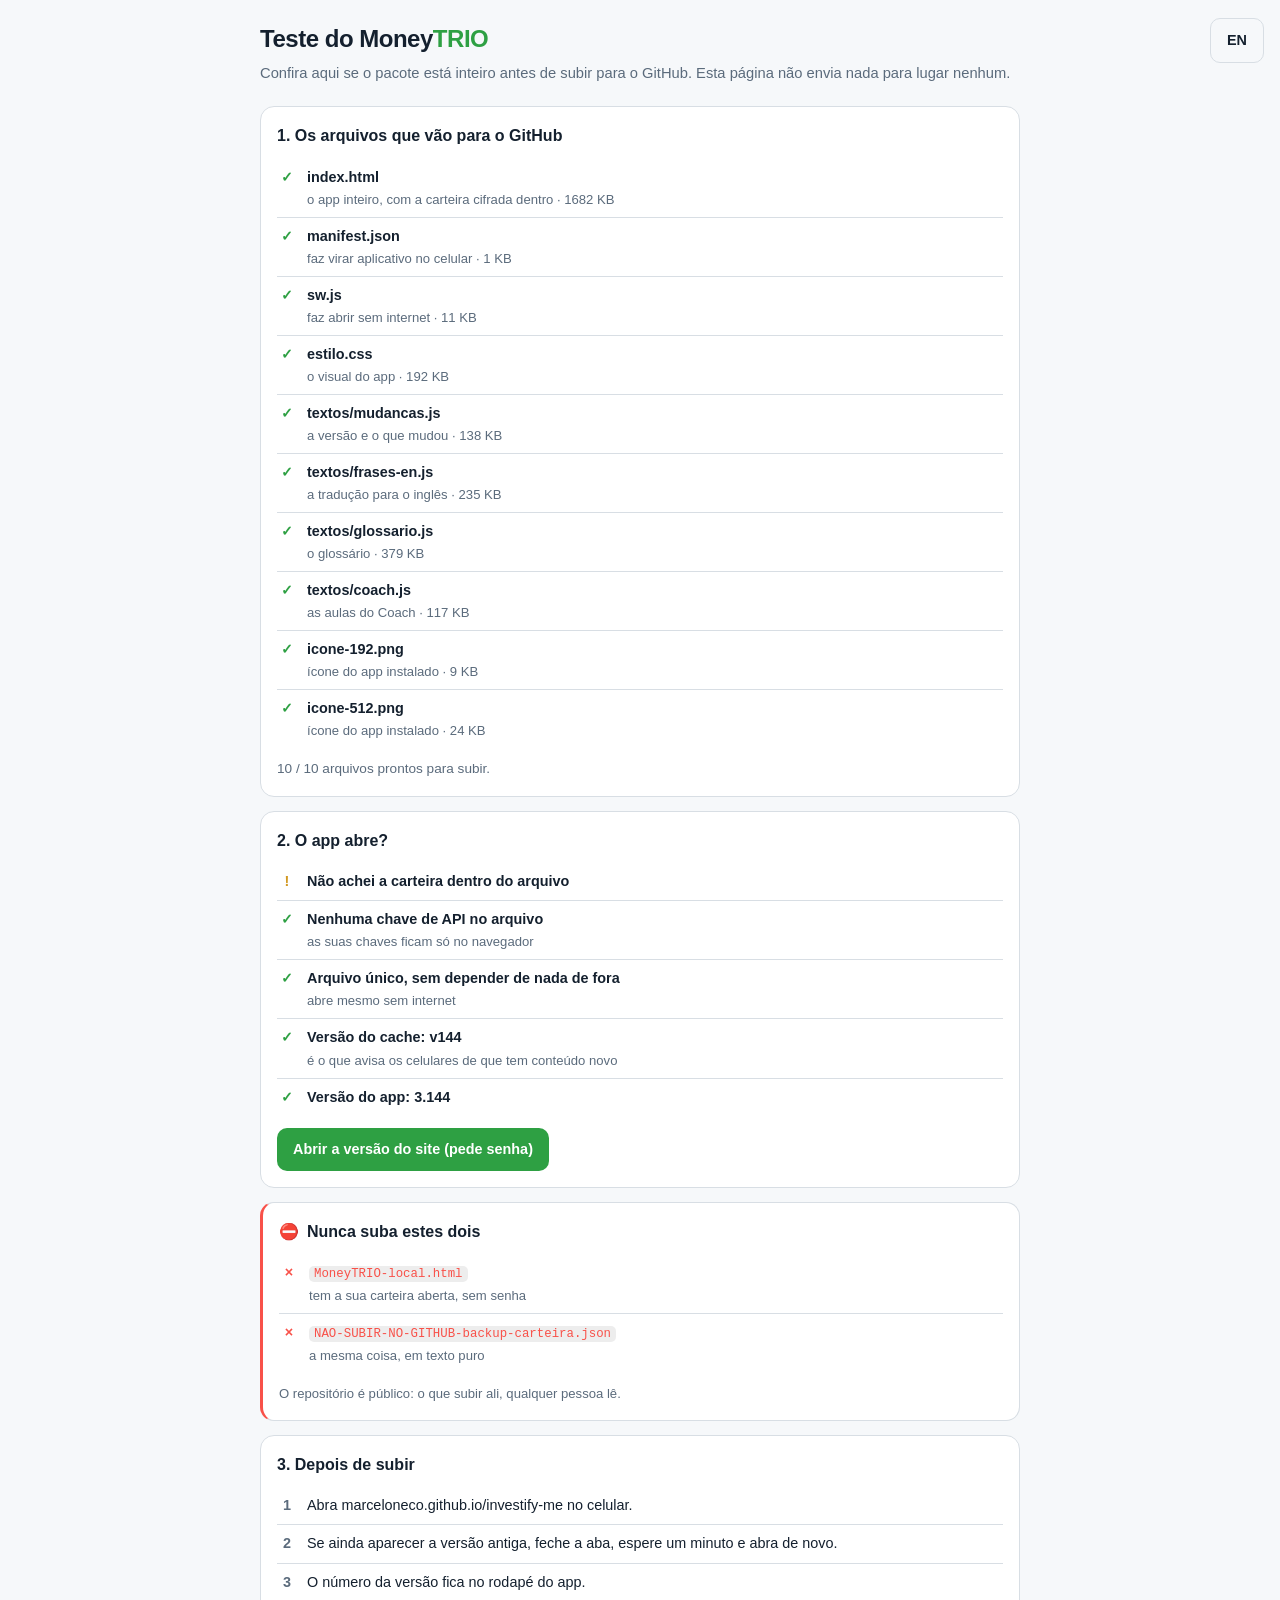
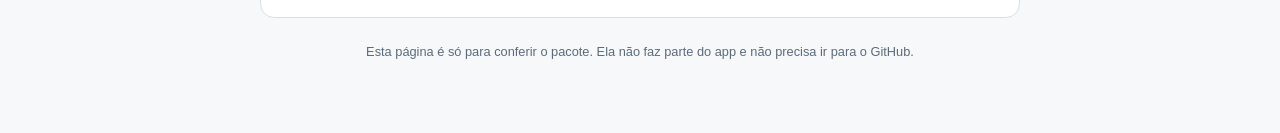
<file: TESTE-moneytrio.html>
<!doctype html>
<html lang="pt-BR">
<head>
<meta charset="utf-8">
<meta name="viewport" content="width=device-width,initial-scale=1">
<title>Teste do MoneyTRIO</title>
<style>
  :root{
    --fundo:#0d1117; --cartao:#161b22; --borda:#2a3441; --txt:#e6edf3; --txt2:#9aa7b4;
    --ok:#2ea043; --erro:#f85149; --aviso:#d29922; --marca:#2ea043; --r:14px;
  }
  @media (prefers-color-scheme: light){
    :root{ --fundo:#f6f8fa; --cartao:#fff; --borda:#d8dee4; --txt:#14202e; --txt2:#5b6b7c; }
  }
  *{box-sizing:border-box}
  body{margin:0; background:var(--fundo); color:var(--txt); font:15px/1.6 -apple-system,BlinkMacSystemFont,"Segoe UI",Roboto,Arial,sans-serif; padding:20px 16px 60px}
  .caixa{max-width:760px; margin:0 auto}
  h1{font-size:1.5rem; margin:0 0 4px; letter-spacing:-.02em}
  h1 b{color:var(--marca)}
  .sub{color:var(--txt2); margin:0 0 20px; font-size:.92rem}
  .card{background:var(--cartao); border:1px solid var(--borda); border-radius:var(--r); padding:16px; margin:0 0 14px}
  .card h2{font-size:1rem; margin:0 0 10px; display:flex; align-items:center; gap:8px}
  ul{margin:0; padding:0; list-style:none}
  li{display:flex; gap:10px; align-items:flex-start; padding:7px 0; border-bottom:1px solid var(--borda); font-size:.9rem}
  li:last-child{border-bottom:0}
  .ic{flex:0 0 20px; text-align:center; font-weight:700}
  .ok{color:var(--ok)} .erro{color:var(--erro)} .aviso{color:var(--aviso)} .esperando{color:var(--txt2)}
  .det{color:var(--txt2); font-size:.82rem; display:block}
  .bts{display:flex; gap:10px; flex-wrap:wrap; margin-top:12px}
  a.bt, button.bt{
    display:inline-block; background:var(--marca); color:#fff; border:0; border-radius:10px;
    padding:10px 16px; font:inherit; font-weight:600; font-size:.9rem; text-decoration:none; cursor:pointer;
  }
  a.bt.fraco, button.bt.fraco{background:transparent; color:var(--txt); border:1px solid var(--borda)}
  .placar{font-size:.85rem; color:var(--txt2); margin-top:10px}
  .idi{position:absolute; top:18px; right:16px}
  .nunca{border-left:3px solid var(--erro)}
  .nunca code{color:var(--erro)}
  code{background:rgba(127,127,127,.14); padding:1px 5px; border-radius:5px; font-size:.86em}
  .rodape{color:var(--txt2); font-size:.8rem; text-align:center; margin-top:24px}
</style>
</head>
<body>
<div class="idi"><button class="bt fraco" id="btIdi">EN</button></div>
<div class="caixa">

  <h1>Teste do Money<b>TRIO</b></h1>
  <p class="sub" data-pt="Confira aqui se o pacote está inteiro antes de subir para o GitHub. Esta página não envia nada para lugar nenhum."
     data-en="Check here that the package is complete before uploading to GitHub. This page sends nothing anywhere.">
     Confira aqui se o pacote está inteiro antes de subir para o GitHub. Esta página não envia nada para lugar nenhum.</p>

  <div class="card">
    <h2 data-pt="1. Os arquivos que vão para o GitHub" data-en="1. The files that go to GitHub">1. Os arquivos que vão para o GitHub</h2>
    <ul id="listaSite"></ul>
    <div class="placar" id="placarSite"></div>
  </div>

  <div class="card">
    <h2 data-pt="2. O app abre?" data-en="2. Does the app open?">2. O app abre?</h2>
    <ul id="listaApp"></ul>
    <div class="bts">
      <a class="bt" href="index.html" target="_blank" data-pt="Abrir a versão do site (pede senha)" data-en="Open the site version (asks for password)">Abrir a versão do site (pede senha)</a>
    </div>
  </div>

  <div class="card nunca">
    <h2>⛔ <span data-pt="Nunca suba estes dois" data-en="Never upload these two">Nunca suba estes dois</span></h2>
    <ul>
      <li><span class="ic erro">×</span><div><code>MoneyTRIO-local.html</code>
        <span class="det" data-pt="tem a sua carteira aberta, sem senha" data-en="has your wallet open, with no password">tem a sua carteira aberta, sem senha</span></div></li>
      <li><span class="ic erro">×</span><div><code>NAO-SUBIR-NO-GITHUB-backup-carteira.json</code>
        <span class="det" data-pt="a mesma coisa, em texto puro" data-en="the same thing, in plain text">a mesma coisa, em texto puro</span></div></li>
    </ul>
    <p class="det" style="margin:10px 0 0" data-pt="O repositório é público: o que subir ali, qualquer pessoa lê."
       data-en="The repository is public: whatever you upload there, anyone can read.">O repositório é público: o que subir ali, qualquer pessoa lê.</p>
  </div>

  <div class="card">
    <h2 data-pt="3. Depois de subir" data-en="3. After uploading">3. Depois de subir</h2>
    <ul>
      <li><span class="ic esperando">1</span><div data-pt="Abra marceloneco.github.io/investify-me no celular." data-en="Open marceloneco.github.io/investify-me on your phone.">Abra marceloneco.github.io/investify-me no celular.</div></li>
      <li><span class="ic esperando">2</span><div data-pt="Se ainda aparecer a versão antiga, feche a aba, espere um minuto e abra de novo." data-en="If the old version still shows, close the tab, wait a minute and open it again.">Se ainda aparecer a versão antiga, feche a aba, espere um minuto e abra de novo.</div></li>
      <li><span class="ic esperando">3</span><div data-pt="O número da versão fica no rodapé do app." data-en="The version number is at the bottom of the app.">O número da versão fica no rodapé do app.</div></li>
    </ul>
  </div>

  <p class="rodape" id="rodape"></p>
</div>

<script>
/* Só funciona por http://localhost — o navegador não deixa uma página
   aberta com duplo clique (file://) ler os arquivos da pasta. Use o
   atalho abrir-teste-moneytrio que veio no zip. */
var PT = true;

var ARQUIVOS = [
  {n:'index.html',     d:{pt:'o app inteiro, com a carteira cifrada dentro', en:'the whole app, with the encrypted wallet inside'}, min:400000},
  {n:'manifest.json',  d:{pt:'faz virar aplicativo no celular',             en:'makes it an app on the phone'},                    min:200},
  {n:'sw.js',          d:{pt:'faz abrir sem internet',                       en:'makes it open without internet'},                  min:200},
  {n:'estilo.css',     d:{pt:'o visual do app',                              en:'the app styling'},                                 min:20000},
  {n:'textos/mudancas.js', d:{pt:'a versão e o que mudou',                   en:'the version and what changed'},                    min:5000},
  {n:'textos/frases-en.js', d:{pt:'a tradução para o inglês',                en:'the English translation'},                         min:20000},
  {n:'textos/glossario.js', d:{pt:'o glossário',                            en:'the glossary'},                                    min:100000},
  {n:'textos/coach.js',   d:{pt:'as aulas do Coach',                          en:'the Coach lessons'},                               min:50000},
  {n:'icone-192.png',  d:{pt:'ícone do app instalado',                       en:'icon of the installed app'},                       min:500},
  {n:'icone-512.png',  d:{pt:'ícone do app instalado',                       en:'icon of the installed app'},                       min:500}
];

function li(estado, titulo, detalhe){
  var sinais = {ok:'✓', erro:'×', aviso:'!', esperando:'…'};
  return '<li><span class="ic ' + estado + '">' + sinais[estado] + '</span>' +
         '<div><b>' + titulo + '</b><span class="det">' + (detalhe || '') + '</span></div></li>';
}

function kb(n){ return (n/1024).toFixed(0) + ' KB'; }

async function conferir(){
  var lista = document.getElementById('listaSite');
  var linhas = [], bons = 0;

  if(location.protocol === 'file:'){
    lista.innerHTML = li('aviso',
      PT ? 'Abra esta página pelo atalho' : 'Open this page using the shortcut',
      PT ? 'Com duplo clique o navegador bloqueia a leitura dos arquivos da pasta. Use abrir-teste-moneytrio.bat (Windows) ou abrir-teste-moneytrio.command (Mac).'
         : 'With a double click the browser blocks reading the files in the folder. Use abrir-teste-moneytrio.bat (Windows) or abrir-teste-moneytrio.command (Mac).');
    document.getElementById('placarSite').textContent = '';
    return;
  }

  for(var i = 0; i < ARQUIVOS.length; i++){
    var a = ARQUIVOS[i];
    try{
      var r = await fetch(a.n, {cache:'no-store'});
      if(!r.ok) throw new Error(r.status);
      var b = await r.blob();
      if(b.size < a.min){
        linhas.push(li('erro', a.n, (PT ? 'existe, mas está pequeno demais (' : 'exists, but is too small (') + kb(b.size) + ')'));
      }else{
        bons++;
        linhas.push(li('ok', a.n, a.d[PT ? 'pt' : 'en'] + ' · ' + kb(b.size)));
      }
    }catch(e){
      linhas.push(li('erro', a.n, PT ? 'não encontrei este arquivo na pasta' : 'I could not find this file in the folder'));
    }
  }
  lista.innerHTML = linhas.join('');
  document.getElementById('placarSite').textContent = bons + ' / ' + ARQUIVOS.length +
    (PT ? ' arquivos prontos para subir.' : ' files ready to upload.');

  conferirApp();
}

async function conferirApp(){
  var lista = document.getElementById('listaApp');
  lista.innerHTML = li('esperando', PT ? 'Conferindo…' : 'Checking…', '');
  var linhas = [];

  try{
    var txt = await (await fetch('index.html', {cache:'no-store'})).text();

    /* 1. a carteira está cifrada? */
    /* o nome sozinho aparece no codigo do app; o que importa e a
       atribuicao com o conteudo da carteira logo depois */
    var cifrada = /window\.CARTEIRA_CIFRADA\s*=\s*\{/.test(txt);
    var aberta  = /window\.CARTEIRA_(?:ZIP|EMBUTIDA)\s*=\s*["'][A-Za-z0-9+/=]{200,}/.test(txt);
    if(cifrada && !aberta)
      linhas.push(li('ok', PT ? 'A carteira está cifrada' : 'The wallet is encrypted',
        PT ? 'só abre com a sua senha' : 'only opens with your password'));
    else if(aberta)
      linhas.push(li('erro', PT ? 'ATENÇÃO: carteira aberta dentro do index.html' : 'WARNING: open wallet inside index.html',
        PT ? 'não suba este arquivo — me avise' : 'do not upload this file — tell me'));
    else
      linhas.push(li('aviso', PT ? 'Não achei a carteira dentro do arquivo' : 'I did not find the wallet inside the file', ''));

    /* 2. sobrou alguma chave de API colada no arquivo? */
    var chave = /(sk-[A-Za-z0-9]{20,}|AIza[0-9A-Za-z_\-]{30,})/.test(txt);
    linhas.push(chave
      ? li('erro', PT ? 'Achei algo parecido com uma chave de API' : 'I found something that looks like an API key',
           PT ? 'não suba — me avise' : 'do not upload — tell me')
      : li('ok', PT ? 'Nenhuma chave de API no arquivo' : 'No API key in the file',
           PT ? 'as suas chaves ficam só no navegador' : 'your keys stay in the browser only'));

    /* 3. tudo num arquivo só, sem depender de nada de fora? */
    /* so conta tag que CARREGA algo de fora; link de texto para um
       site de noticia nao e dependencia */
    var externo = /<script[^>]+src\s*=\s*["']https?:/i.test(txt) ||
                  /<link[^>]+href\s*=\s*["']https?:/i.test(txt);
    linhas.push(externo
      ? li('aviso', PT ? 'O arquivo chama algo de fora' : 'The file calls something external',
           PT ? 'pode ser só um link de texto — confere comigo' : 'it may be just a text link — check with me')
      : li('ok', PT ? 'Arquivo único, sem depender de nada de fora' : 'Single file, no external dependency',
           PT ? 'abre mesmo sem internet' : 'opens even without internet'));

    /* 4. versão do cache do PWA */
    var sw = await (await fetch('sw.js', {cache:'no-store'})).text();
    var mv = /VERSAO\s*=\s*'([^']+)'/.exec(sw);
    linhas.push(mv
      ? li('ok', PT ? 'Versão do cache: ' + mv[1] : 'Cache version: ' + mv[1],
           PT ? 'é o que avisa os celulares de que tem conteúdo novo' : 'this is what tells phones there is new content')
      : li('aviso', PT ? 'Não achei a versão dentro do sw.js' : 'I did not find the version inside sw.js', ''));

    /* 5. o número da versão do app */
    /* desde a 3.48 a lista MUDANCAS mora em textos/mudancas.js */
    var txtM = txt; try{ txtM += await (await fetch('textos/mudancas.js', {cache:'no-store'})).text(); }catch(e2){}
    var mvv = /MUDANCAS\s*=\s*\[\s*\{\s*v:\s*'([^']+)'/.exec(txtM);
    if(mvv) linhas.push(li('ok', PT ? 'Versão do app: ' + mvv[1] : 'App version: ' + mvv[1], ''));

  }catch(e){
    linhas.push(li('erro', PT ? 'Não consegui ler o index.html' : 'I could not read index.html', String(e.message || e)));
  }
  lista.innerHTML = linhas.join('');
}

function aplicarIdioma(){
  var nos = document.querySelectorAll('[data-pt]');
  for(var i = 0; i < nos.length; i++) nos[i].textContent = PT ? nos[i].dataset.pt : nos[i].dataset.en;
  document.getElementById('btIdi').textContent = PT ? 'EN' : 'PT';
  document.documentElement.lang = PT ? 'pt-BR' : 'en';
  document.getElementById('rodape').textContent = PT
    ? 'Esta página é só para conferir o pacote. Ela não faz parte do app e não precisa ir para o GitHub.'
    : 'This page is only for checking the package. It is not part of the app and does not need to go to GitHub.';
  conferir();
}
document.getElementById('btIdi').addEventListener('click', function(){ PT = !PT; aplicarIdioma(); });
aplicarIdioma();
</script>
</body>
</html>
</file>
